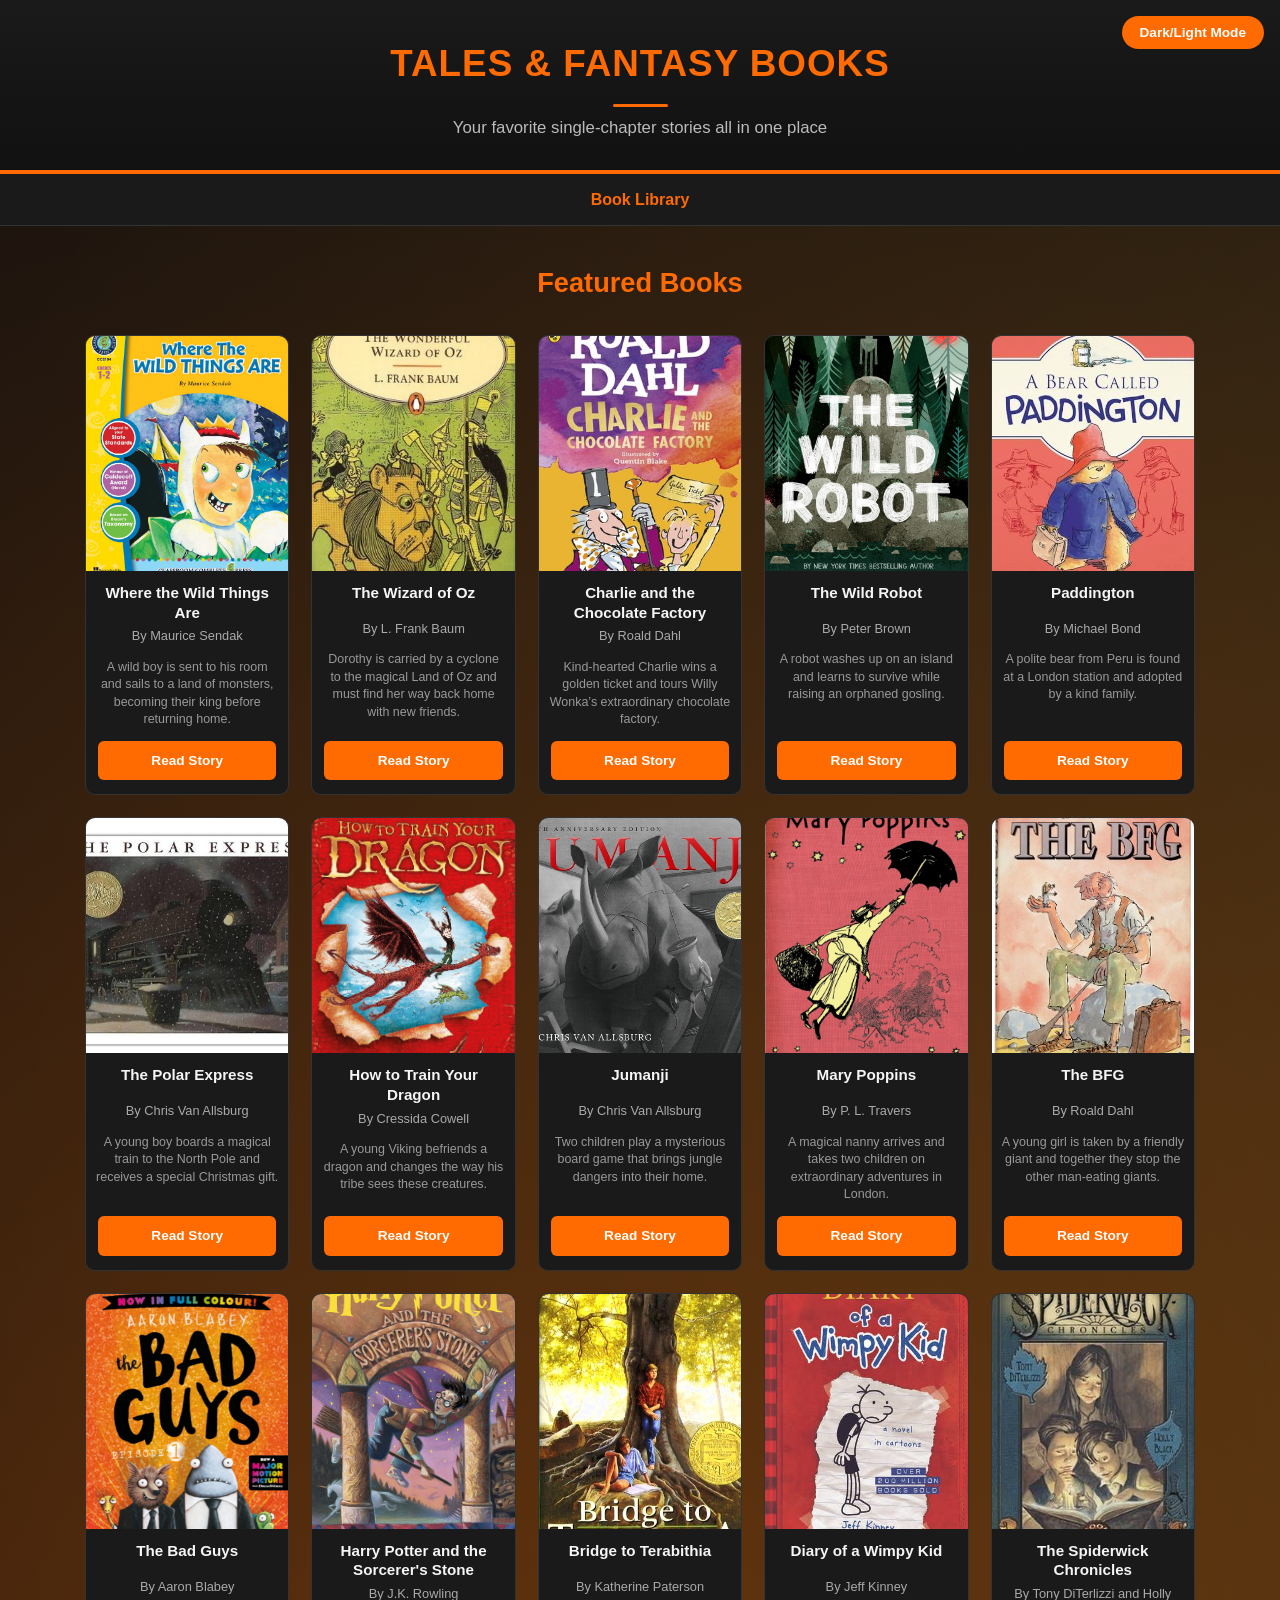
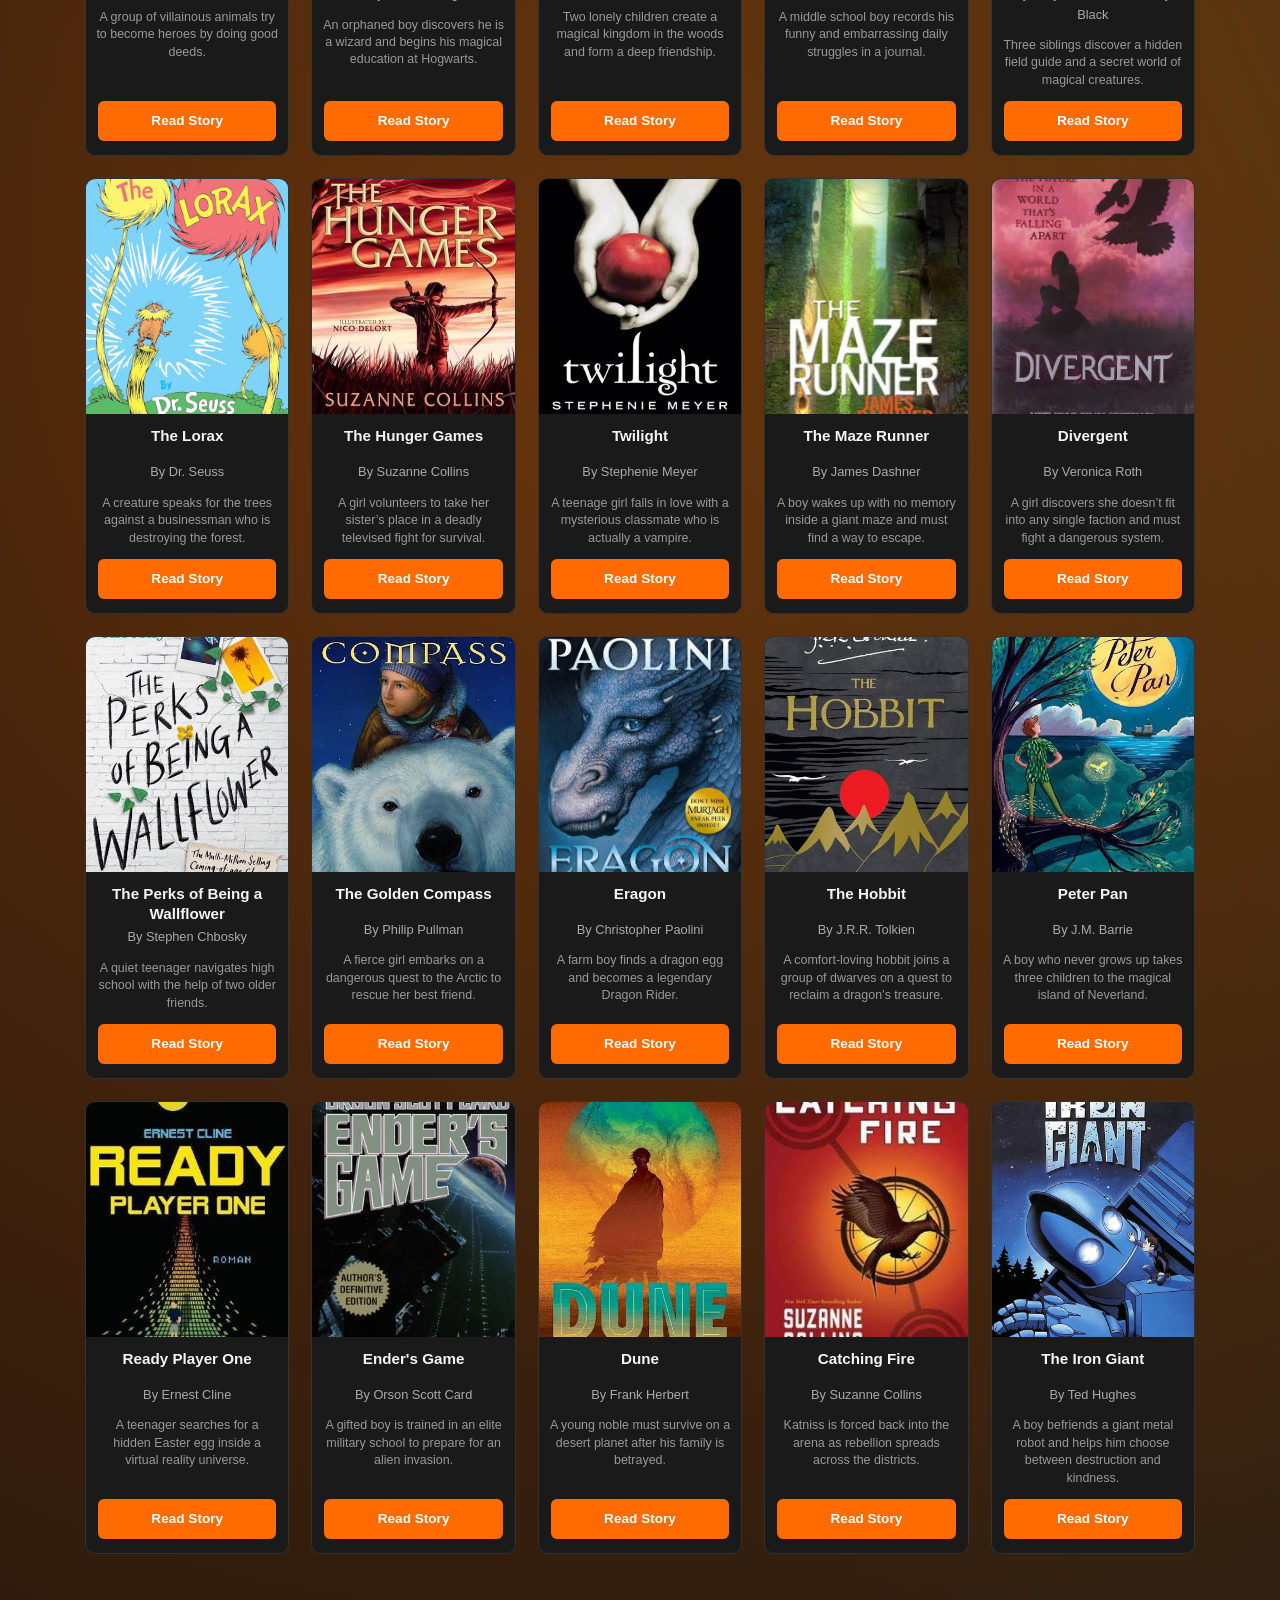
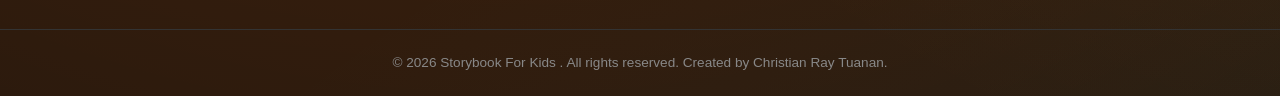
<file: index.html>
<!DOCTYPE html>
<html lang="en">
<head>
    <meta charset="UTF-8">
    <meta name="viewport" content="width=device-width, initial-scale=1.0">
    <title>STORYBOOK PROJECT </title>
    <link rel="stylesheet" href="style.css">
</head>
<body>

    <!-- HEADER -->
    <header>
        <h1>TALES & FANTASY BOOKS</h1>
        <p>Your favorite single-chapter stories all in one place</p>
        <button id="theme-toggle">Dark/Light Mode</button>
    </header>

    <!-- NAVIGATION -->
    <nav>
        <a href="#library">Book Library</a>
    </nav>

    <!-- MAIN CONTENT -->
    <main>
        <section id="library">
            <h2>Featured Books</h2>

            <!-- All 30 book cards will be added here by JavaScript -->
            <div class="book-grid" id="book-grid">
            </div>
        </section>
    </main>

    <!-- FOOTER -->
    <footer>
        <p>&copy; 2026 Storybook For Kids . All rights reserved. Created by Christian Ray Tuanan. </p>
    </footer>
    <script src="script.js"></script>
</body>
</html>
</file>
<file: style.css>
/* ========== RESET ========== */
* {
    margin: 0;
    padding: 0;
    box-sizing: border-box;
}

/* ========== BODY & AURA BACKGROUND ========== */
body {
    font-family: Arial, sans-serif;
    background-color: #0f0f0f;
    background-image: 
        radial-gradient(circle at 20% 30%, rgba(255, 107, 0, 0.32) 0%, transparent 45%),
        radial-gradient(circle at 80% 20%, rgba(255, 180, 50, 0.22) 0%, transparent 40%),
        radial-gradient(circle at 70% 80%, rgba(0, 180, 180, 0.18) 0%, transparent 45%);
    background-size: 200% 200%;
    animation: auraWave 14s ease-in-out infinite;
    color: #f5f5f5;
    line-height: 1.6;
}

body.light-mode {
    background-color: #f8f6f4;
    background-image: 
        radial-gradient(circle at 20% 30%, rgba(255, 107, 0, 0.18) 0%, transparent 45%),
        radial-gradient(circle at 80% 20%, rgba(255, 180, 50, 0.14) 0%, transparent 40%),
        radial-gradient(circle at 70% 80%, rgba(0, 180, 180, 0.12) 0%, transparent 45%);
    background-size: 200% 200%;
    animation: auraWave 14s ease-in-out infinite;
    color: #222;
}

@keyframes auraWave {
    0%   { background-position: 0% 40%; }
    50%  { background-position: 100% 60%; }
    100% { background-position: 0% 40%; }
}

/* ========== HEADER ========== */
header {
    background: linear-gradient(to bottom, #1a1a1a, #111);
    text-align: center;
    padding: 35px 20px 28px;
    border-bottom: 4px solid #ff6b00;
    position: relative;
}

body.light-mode header {
    background: linear-gradient(to bottom, #ffffff, #f5f5f5);
}

header h1 {
    color: #ff6b00;
    font-size: 2.3rem;
    margin-bottom: 8px;
    letter-spacing: 1px;
}

header h1::after {
    content: "";
    display: block;
    width: 55px;
    height: 3px;
    background-color: #ff6b00;
    margin: 10px auto 0;
    border-radius: 2px;
}

header p {
    color: #bbb;
    font-size: 1.05rem;
}

body.light-mode header p {
    color: #666;
}

/* Theme Toggle Button */
#theme-toggle {
    position: absolute;
    top: 16px;
    right: 16px;
    background-color: #ff6b00;
    color: white;
    border: none;
    padding: 9px 18px;
    border-radius: 25px;
    cursor: pointer;
    font-size: 0.85rem;
    font-weight: bold;
    transition: background-color 0.2s;
}

#theme-toggle:hover {
    background-color: #ff8533;
}

/* Story page header bar */
.story-header-bar {
    background-color: #1a1a1a;
    padding: 12px 20px;
    text-align: right;
    border-bottom: 3px solid #ff6b00;
}

body.light-mode .story-header-bar {
    background-color: #ffffff;
}

.story-header-bar #theme-toggle {
    position: static;
}

/* ========== NAVIGATION ========== */
nav {
    background-color: #1a1a1a;
    text-align: center;
    padding: 13px;
    border-bottom: 1px solid #333;
}

body.light-mode nav {
    background-color: #ffffff;
    border-bottom: 1px solid #ddd;
}

nav a {
    color: #ff6b00;
    text-decoration: none;
    font-weight: bold;
    font-size: 1rem;
}

nav a:hover {
    text-decoration: underline;
}

/* ========== MAIN ========== */
main {
    max-width: 1150px;
    margin: 0 auto;
    padding: 35px 20px;
}

#library h2 {
    text-align: center;
    color: #ff6b00;
    margin-bottom: 30px;
    font-size: 1.7rem;
}

/* ========== BOOK GRID (CSS Grid) ========== */
.book-grid {
    display: grid;
    grid-template-columns: repeat(auto-fill, minmax(175px, 1fr));
    gap: 22px;
}

/* ========== BOOK CARDS ========== */
.book-card {
    background-color: #1a1a1a;
    border: 1px solid #333;
    border-radius: 10px;
    overflow: hidden;
    text-align: center;
    transition: transform 0.25s, box-shadow 0.25s;
    display: flex;
    flex-direction: column;
}

body.light-mode .book-card {
    background-color: #ffffff;
    border: 1px solid #ddd;
}

.book-card:hover {
    transform: translateY(-6px);
    box-shadow: 0 8px 20px rgba(255, 107, 0, 0.25);
}

.book-card img {
    width: 100%;
    height: 235px;
    object-fit: cover;
    display: block;
}

.book-card h3 {
    font-size: 0.95rem;
    padding: 12px 10px 4px;
    line-height: 1.3;
    min-height: 48px;
}

.book-card .author {
    font-size: 0.8rem;
    color: #aaa;
    padding: 0 10px 12px;
    min-height: 32px;
}

body.light-mode .book-card .author {
    color: #666;
}
.book-card .synopsis {
    font-size: 0.78rem;
    color: #999;
    padding: 0 10px 12px;
    line-height: 1.4;
    min-height: 55px;
}

body.light-mode .book-card .synopsis {
    color: #777;
}

/* Read Story Button */
.read-btn {
    display: block;
    margin: auto 12px 14px;
    padding: 9px;
    background-color: #ff6b00;
    color: white;
    text-decoration: none;
    border-radius: 6px;
    font-size: 0.85rem;
    font-weight: bold;
    transition: background-color 0.2s;
}

.read-btn:hover {
    background-color: #ff8533;
}

/* ========== STORY PAGE ========== */
.story-container {
    max-width: 760px;
    margin: 0 auto;
    padding: 30px 20px 50px;
}

.back-btn {
    display: inline-block;
    margin-bottom: 25px;
    padding: 9px 18px;
    border: 2px solid #ff6b00;
    color: #ff6b00;
    text-decoration: none;
    border-radius: 25px;
    font-weight: bold;
    transition: all 0.2s;
}

.back-btn:hover {
    background-color: #ff6b00;
    color: white;
}

/* Story Info (Flexbox) */
.story-info {
    display: flex;
    gap: 25px;
    margin-bottom: 30px;
    align-items: flex-start;
}

.story-info img {
    width: 155px;
    height: 230px;
    object-fit: cover;
    border-radius: 8px;
    border: 1px solid #333;
    box-shadow: 0 4px 12px rgba(0,0,0,0.3);
}

.story-info h1 {
    color: #ff6b00;
    font-size: 1.8rem;
    margin-bottom: 8px;
    line-height: 1.25;
}

.story-info #story-author {
    color: #aaa;
    margin-bottom: 6px;
    font-size: 1.05rem;
}

body.light-mode .story-info #story-author {
    color: #666;
}

.story-info #story-genre {
    color: #ff6b00;
    font-size: 0.9rem;
    font-weight: bold;
}

/* Story Content Box */
.story-box {
    background-color: #1a1a1a;
    border: 1px solid #333;
    border-left: 5px solid #ff6b00;
    border-radius: 8px;
    padding: 28px;
    box-shadow: 0 4px 15px rgba(0,0,0,0.2);
}

body.light-mode .story-box {
    background-color: #ffffff;
    border: 1px solid #ddd;
    border-left: 5px solid #ff6b00;
}

.story-box h2 {
    color: #ff6b00;
    margin-bottom: 16px;
    font-size: 1.25rem;
}

.story-box p {
    font-size: 1.08rem;
    line-height: 1.85;
}

/* ========== FOOTER ========== */
footer {
    text-align: center;
    padding: 22px;
    color: #888;
    font-size: 0.85rem;
    border-top: 1px solid #333;
    margin-top: 40px;
}

body.light-mode footer {
    border-top: 1px solid #ddd;
    color: #666;
}

/* ========== RESPONSIVE (Mobile) ========== */
@media (max-width: 600px) {
    header h1 {
        font-size: 1.7rem;
    }

    #theme-toggle {
        position: static;
        margin-top: 12px;
    }

    .book-grid {
        grid-template-columns: repeat(auto-fill, minmax(145px, 1fr));
        gap: 16px;
    }

    .book-card img {
        height: 195px;
    }

    .story-info {
        flex-direction: column;
        align-items: center;
        text-align: center;
    }

    .story-info img {
        width: 135px;
        height: 200px;
    }
}
</file>
